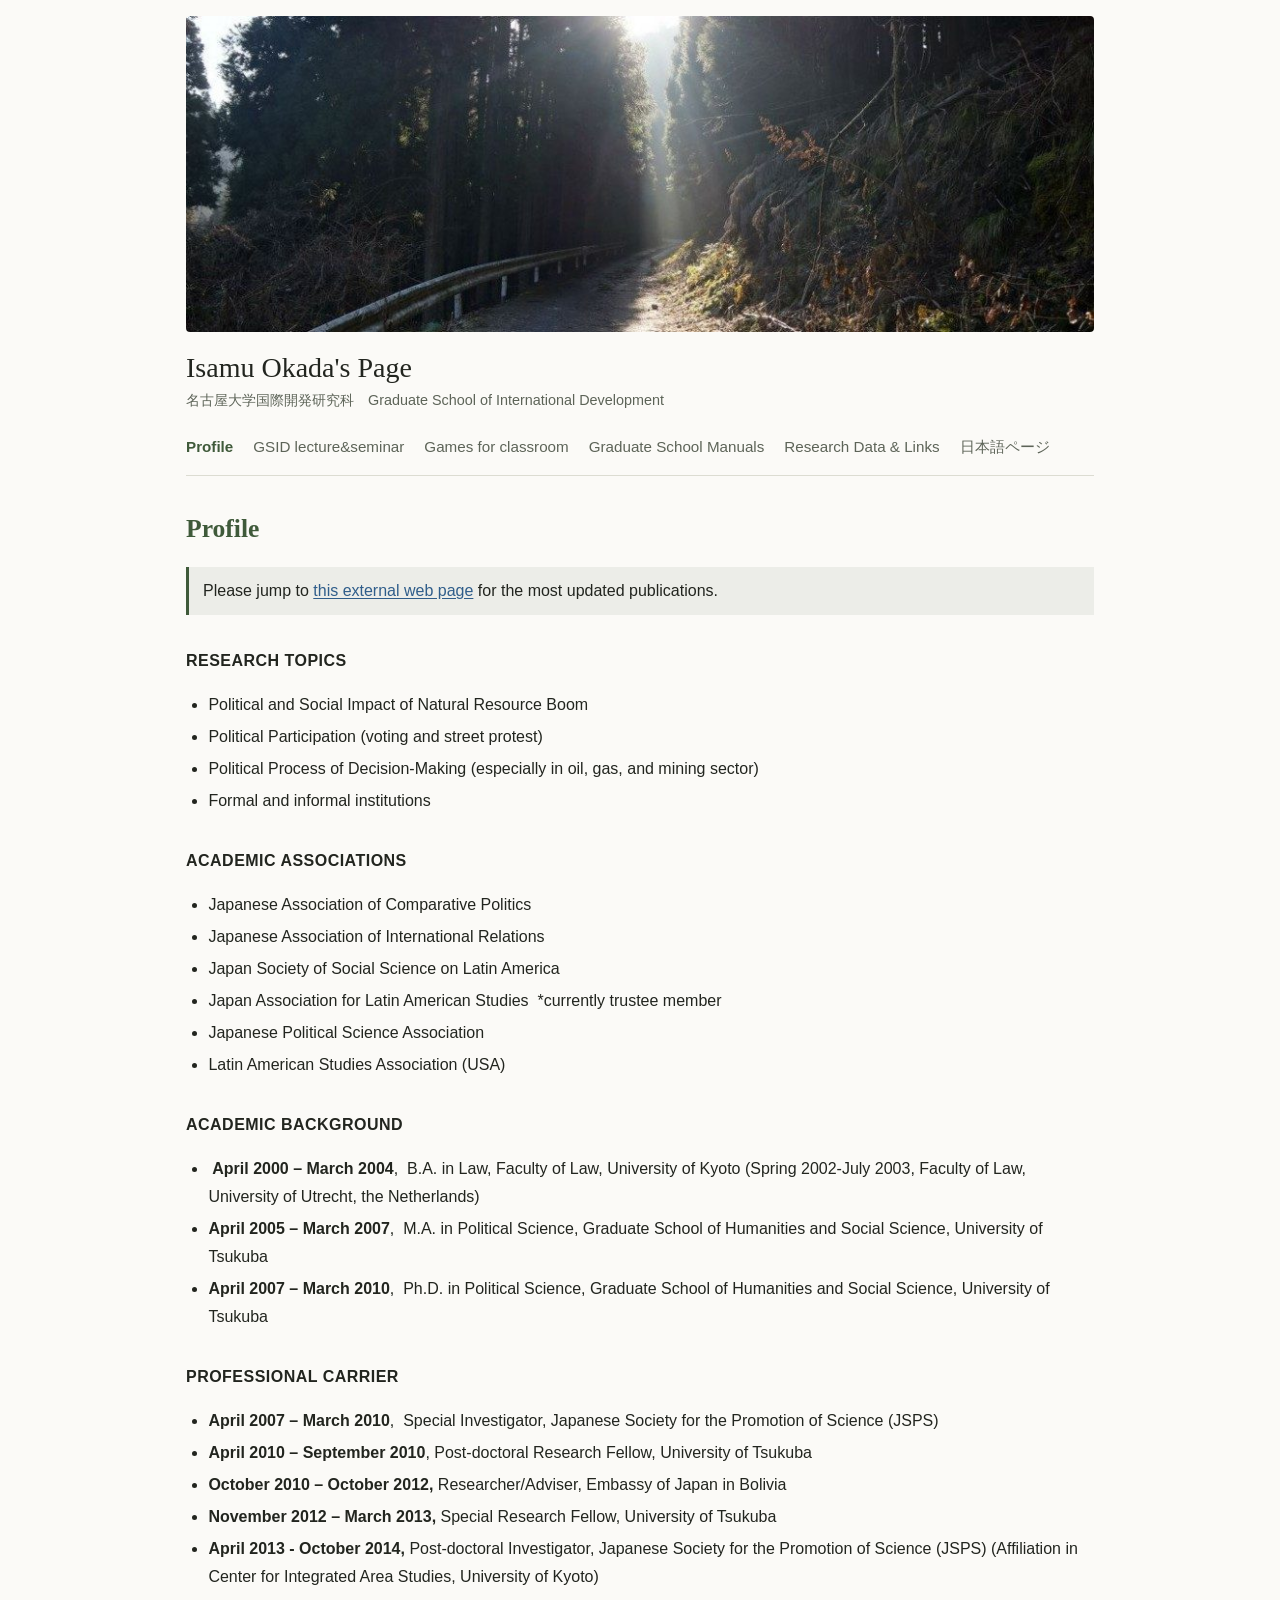
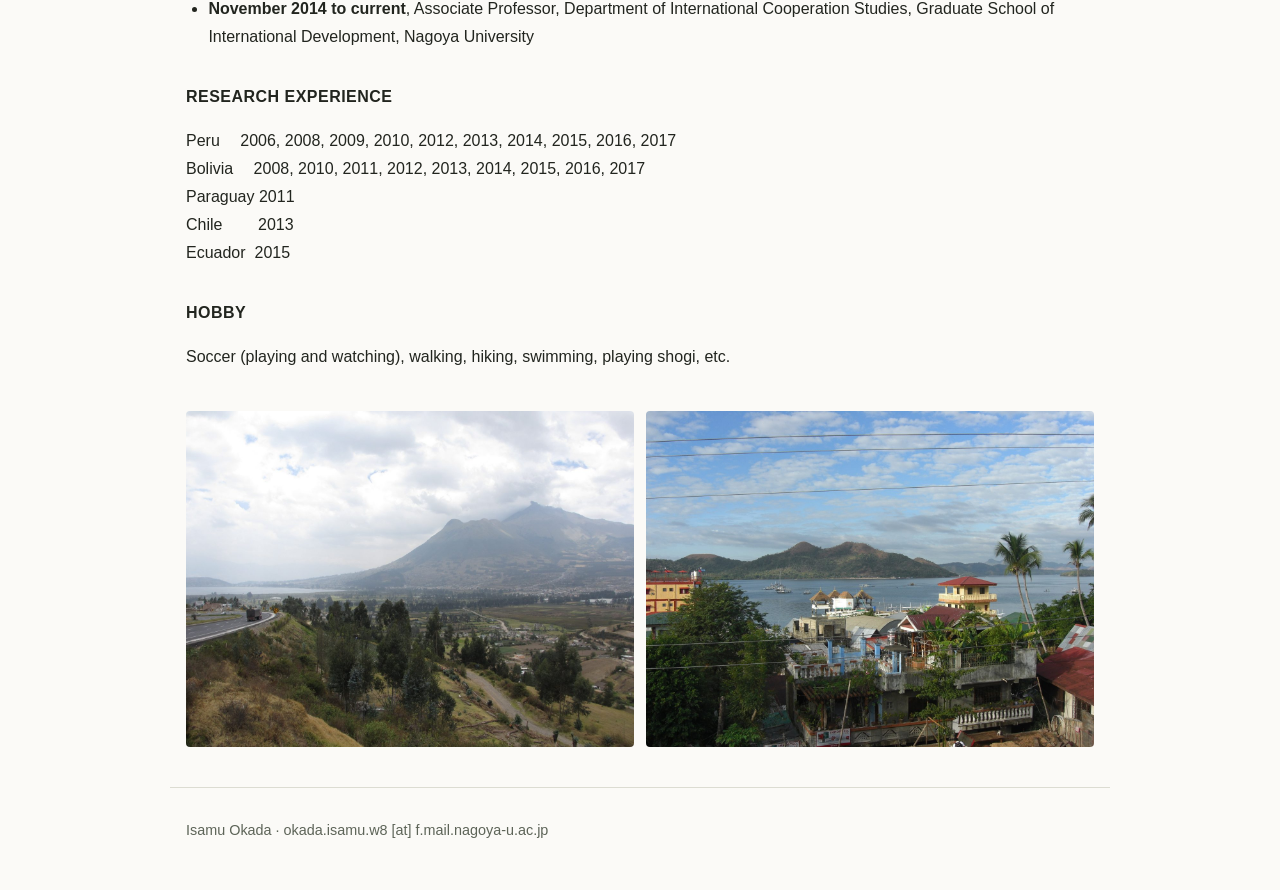
<file: index.html>
<!doctype html>
<html lang="en">
<head>
<meta charset="utf-8">
<meta name="viewport" content="width=device-width, initial-scale=1">
<meta http-equiv="Content-Security-Policy" content="default-src 'none'; img-src 'self'; style-src 'self'; base-uri 'none'; form-action 'none'">
<meta name="referrer" content="strict-origin-when-cross-origin">
<title>Profile | Isamu Okada's Page</title>
<link rel="stylesheet" href="style.css">
</head>
<body>
<header class="site-header">
  <a class="banner" href="index.html"><img src="images/header.jpg" alt="" width="940" height="327"></a>
  <div class="brand">
    <p class="site-title"><a href="index.html">Isamu Okada's Page</a></p>
    <p class="site-desc">名古屋大学国際開発研究科　Graduate School of International Development</p>
  </div>
  <nav aria-label="Main"><ul class="nav"><li><a href="index.html" aria-current="page">Profile</a></li><li><a href="teaching.html">GSID lecture&amp;seminar</a></li><li><a href="games.html">Games for classroom</a></li><li><a href="manuals.html">Graduate School Manuals</a></li><li><a href="data-links.html">Research Data &amp; Links</a></li><li><a href="ja/index.html">日本語ページ</a></li></ul></nav>
  
</header>
<main>
<h1>Profile</h1>
<p class="note">Please jump to <a href="https://profs.provost.nagoya-u.ac.jp/html/100008110_ja.html" target="_blank" rel="noopener noreferrer">this external web page</a> for the most updated publications.</p>
<p><strong>RESEARCH TOPICS</strong></p>
<ul>
<li>Political and Social Impact of Natural Resource Boom</li>
<li>Political Participation (voting and street protest)</li>
<li>Political Process of Decision-Making (especially in oil, gas, and mining sector)</li>
<li>Formal and informal institutions</li>
</ul>
<p><strong>ACADEMIC ASSOCIATIONS</strong></p>
<ul>
<li>Japanese Association of Comparative Politics</li>
<li>Japanese Association of International Relations</li>
<li>Japan Society of Social Science on Latin America</li>
<li>Japan Association for Latin American Studies  *currently trustee member</li>
<li>Japanese Political Science Association</li>
<li>Latin American Studies Association (USA)</li>
</ul>
<p><strong>ACADEMIC BACKGROUND </strong></p>
<ul>
<li><strong> April 2000 – March 2004</strong>,  B.A. in Law, Faculty of Law, University of Kyoto (Spring 2002-July 2003, Faculty of Law, University of Utrecht, the Netherlands)</li>
<li><strong>April 2005 – March 2007</strong>,  M.A. in Political Science, Graduate School of Humanities and Social Science, University of Tsukuba</li>
<li><strong>April 2007 – March 2010</strong>,  Ph.D. in Political Science, Graduate School of Humanities and Social Science, University of Tsukuba</li>
</ul>
<p><strong>PROFESSIONAL CARRIER</strong></p>
<ul>
<li><strong>April 2007 – March 2010</strong>,  Special Investigator, Japanese Society for the Promotion of Science (JSPS)</li>
<li><strong>April 2010 – September 2010</strong>, Post-doctoral Research Fellow, University of Tsukuba</li>
<li><strong>October 2010 – October 2012, </strong>Researcher/Adviser, Embassy of Japan in Bolivia</li>
<li><strong>November 2012 – March 2013, </strong>Special Research Fellow, University of Tsukuba</li>
<li><strong>April 2013 - October 2014, </strong>Post-doctoral Investigator, Japanese Society for the Promotion of Science (JSPS) (Affiliation in Center for Integrated Area Studies, University of Kyoto)</li>
<li><strong>November 2014 to current</strong>, Associate Professor, Department of International Cooperation Studies, Graduate School of International Development, Nagoya University</li>
</ul>
<p><strong>RESEARCH EXPERIENCE</strong></p>
<p>Peru　 2006, 2008, 2009, 2010, 2012, 2013, 2014, 2015, 2016, 2017<br>
Bolivia 　2008, 2010, 2011, 2012, 2013, 2014, 2015, 2016, 2017<br>
Paraguay 2011<br>
Chile        2013<br>
Ecuador  2015</p>
<p><strong>HOBBY</strong></p>
<p>Soccer (playing and watching), walking, hiking, swimming, playing shogi, etc.</p>
<div class="photos">
<img src="images/ecuador.jpg" alt="Landscape in Ecuador" width="1400" height="1050" loading="lazy">
<img src="images/bay.jpg" alt="View over a bay with hills" width="1400" height="1050" loading="lazy">
</div>
</main>
<footer class="site-footer">
<p>Isamu Okada · okada.isamu.w8 [at] f.mail.nagoya-u.ac.jp</p>
</footer>
</body>
</html>
</file>
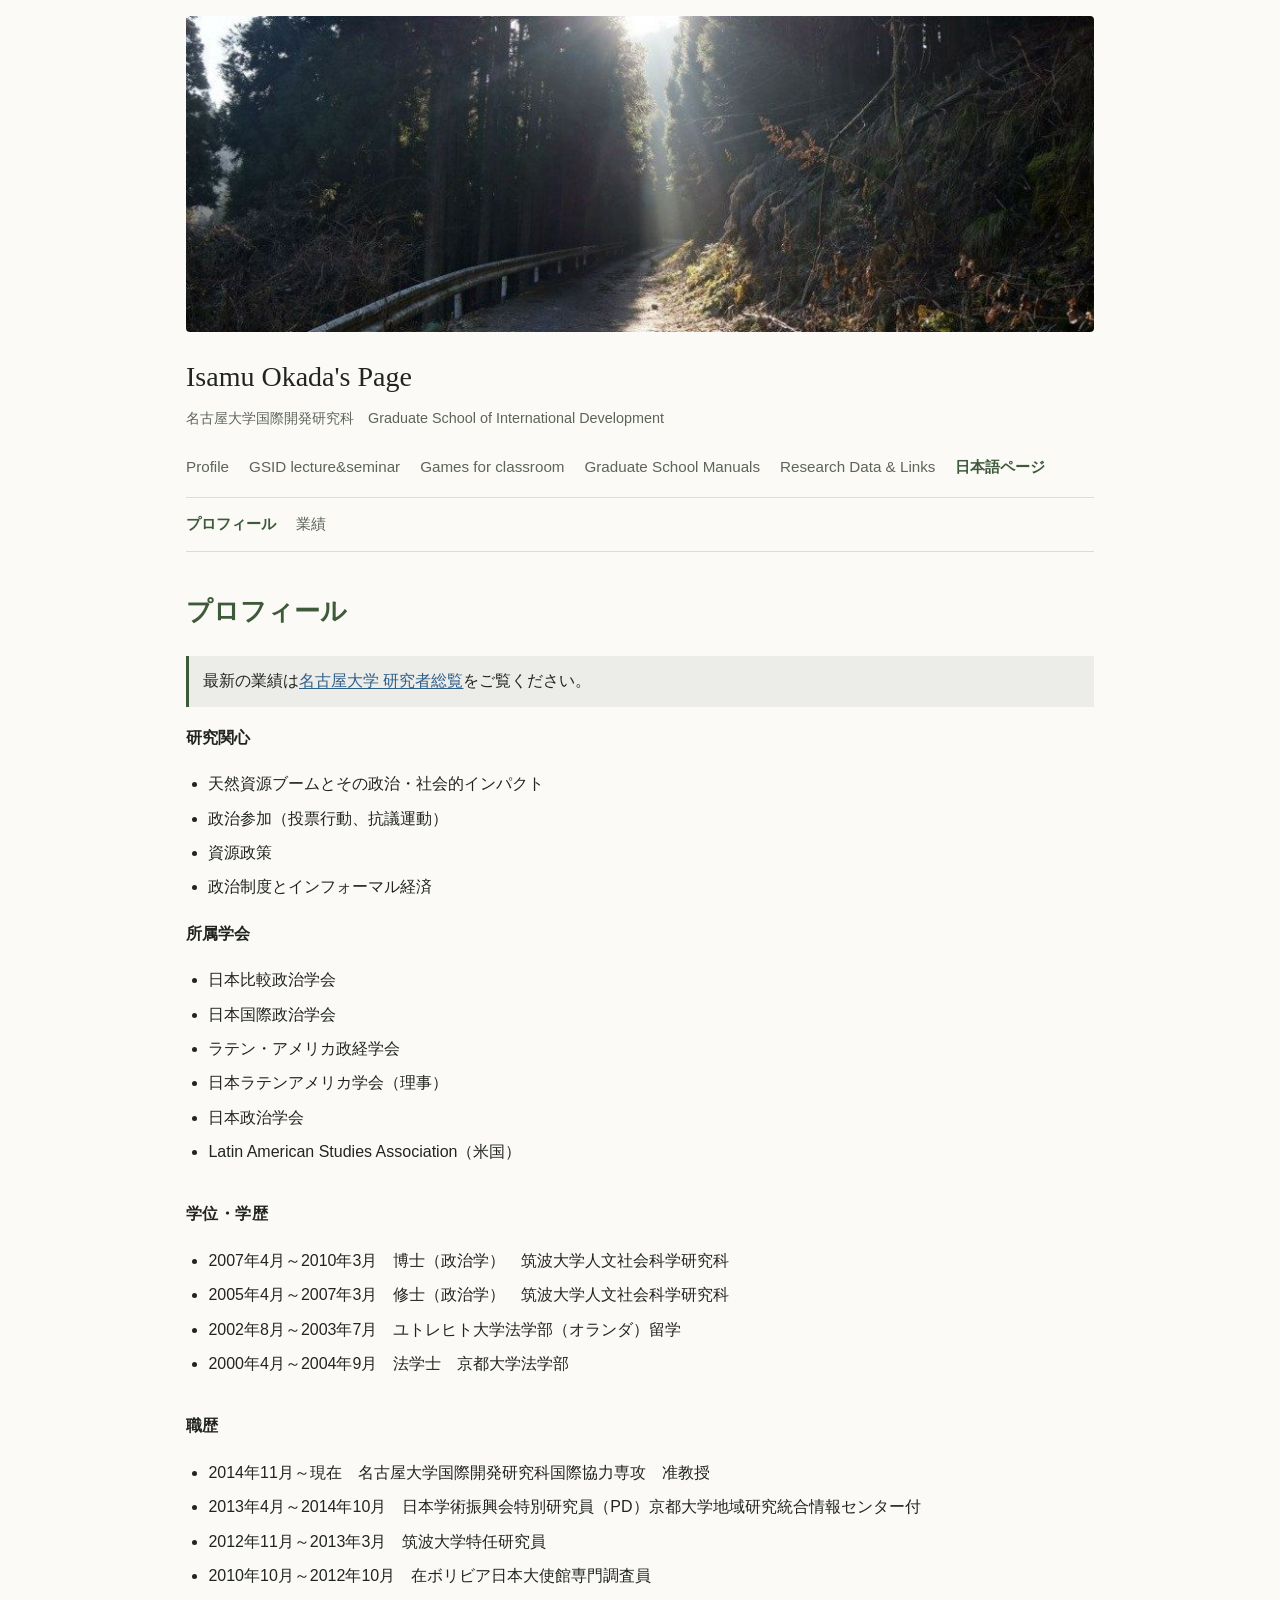
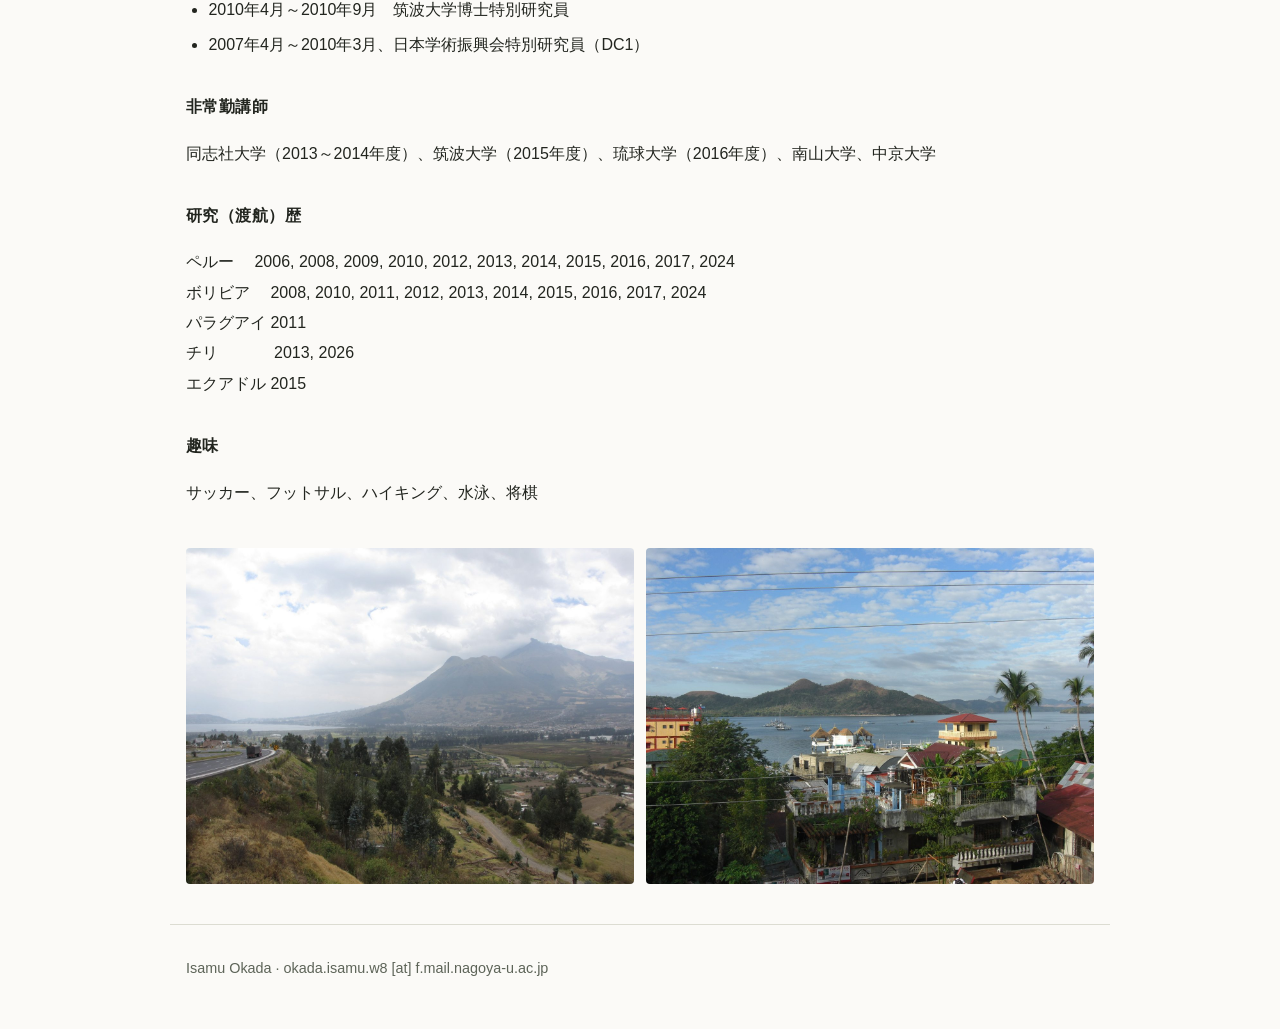
<file: ja/index.html>
<!doctype html>
<html lang="ja">
<head>
<meta charset="utf-8">
<meta name="viewport" content="width=device-width, initial-scale=1">
<meta http-equiv="Content-Security-Policy" content="default-src 'none'; img-src 'self'; style-src 'self'; base-uri 'none'; form-action 'none'">
<meta name="referrer" content="strict-origin-when-cross-origin">
<title>プロフィール | Isamu Okada's Page</title>
<link rel="stylesheet" href="../style.css">
</head>
<body>
<header class="site-header">
  <a class="banner" href="../index.html"><img src="../images/header.jpg" alt="" width="940" height="327"></a>
  <div class="brand">
    <p class="site-title"><a href="../index.html">Isamu Okada's Page</a></p>
    <p class="site-desc">名古屋大学国際開発研究科　Graduate School of International Development</p>
  </div>
  <nav aria-label="Main"><ul class="nav"><li><a href="../index.html">Profile</a></li><li><a href="../teaching.html">GSID lecture&amp;seminar</a></li><li><a href="../games.html">Games for classroom</a></li><li><a href="../manuals.html">Graduate School Manuals</a></li><li><a href="../data-links.html">Research Data &amp; Links</a></li><li><a href="../ja/index.html" aria-current="page">日本語ページ</a></li></ul></nav>
  <nav aria-label="日本語ページ"><ul class="subnav"><li><a href="../ja/index.html" aria-current="page">プロフィール</a></li><li><a href="../ja/works.html">業績</a></li></ul></nav>
</header>
<main>
<h1>プロフィール</h1>
<p class="note">最新の業績は<a href="https://profs.provost.nagoya-u.ac.jp/html/100008110_ja.html" target="_blank" rel="noopener noreferrer">名古屋大学 研究者総覧</a>をご覧ください。</p>
<p><b>研究関心</b></p>
<ul>
<li>天然資源ブームとその政治・社会的インパクト</li>
<li>政治参加（投票行動、抗議運動）</li>
<li>資源政策</li>
<li>政治制度とインフォーマル経済</li>
</ul>
<p><b>所属学会</b></p>
<ul>
<li>日本比較政治学会</li>
<li>日本国際政治学会</li>
<li>ラテン・アメリカ政経学会</li>
<li>日本ラテンアメリカ学会（理事）</li>
<li>日本政治学会</li>
<li>Latin American Studies Association（米国）</li>
</ul>
<p><strong>学位・学歴 </strong></p>
<ul>
<li>2007年4月～2010年3月　博士（政治学）　筑波大学人文社会科学研究科</li>
<li>2005年4月～2007年3月　修士（政治学）　筑波大学人文社会科学研究科</li>
<li>2002年8月～2003年7月　ユトレヒト大学法学部（オランダ）留学</li>
<li>2000年4月～2004年9月　法学士　京都大学法学部</li>
</ul>
<p><strong>職歴</strong></p>
<ul>
<li>2014年11月～現在　名古屋大学国際開発研究科国際協力専攻　准教授</li>
<li>2013年4月～2014年10月　日本学術振興会特別研究員（PD）京都大学地域研究統合情報センター付</li>
<li>2012年11月～2013年3月　筑波大学特任研究員</li>
<li>2010年10月～2012年10月　在ボリビア日本大使館専門調査員</li>
<li>2010年4月～2010年9月　筑波大学博士特別研究員</li>
<li>2007年4月～2010年3月、日本学術振興会特別研究員（DC1）</li>
</ul>
<p><strong>非常勤講師</strong></p>
<p>同志社大学（2013～2014年度）、筑波大学（2015年度）、琉球大学（2016年度）、南山大学、中京大学</p>
<p><strong>研究（渡航）歴</strong></p>
<p>ペルー　 2006, 2008, 2009, 2010, 2012, 2013, 2014, 2015, 2016, 2017, 2024<br>
ボリビア 　2008, 2010, 2011, 2012, 2013, 2014, 2015, 2016, 2017, 2024<br>
パラグアイ 2011<br>
チリ　         2013, 2026<br>
エクアドル 2015</p>
<p><strong>趣味</strong></p>
<p>サッカー、フットサル、ハイキング、水泳、将棋</p>
<div class="photos">
<img src="../images/ecuador.jpg" alt="Landscape in Ecuador" width="1400" height="1050" loading="lazy">
<img src="../images/bay.jpg" alt="View over a bay with hills" width="1400" height="1050" loading="lazy">
</div>
</main>
<footer class="site-footer">
<p>Isamu Okada · okada.isamu.w8 [at] f.mail.nagoya-u.ac.jp</p>
</footer>
</body>
</html>
</file>
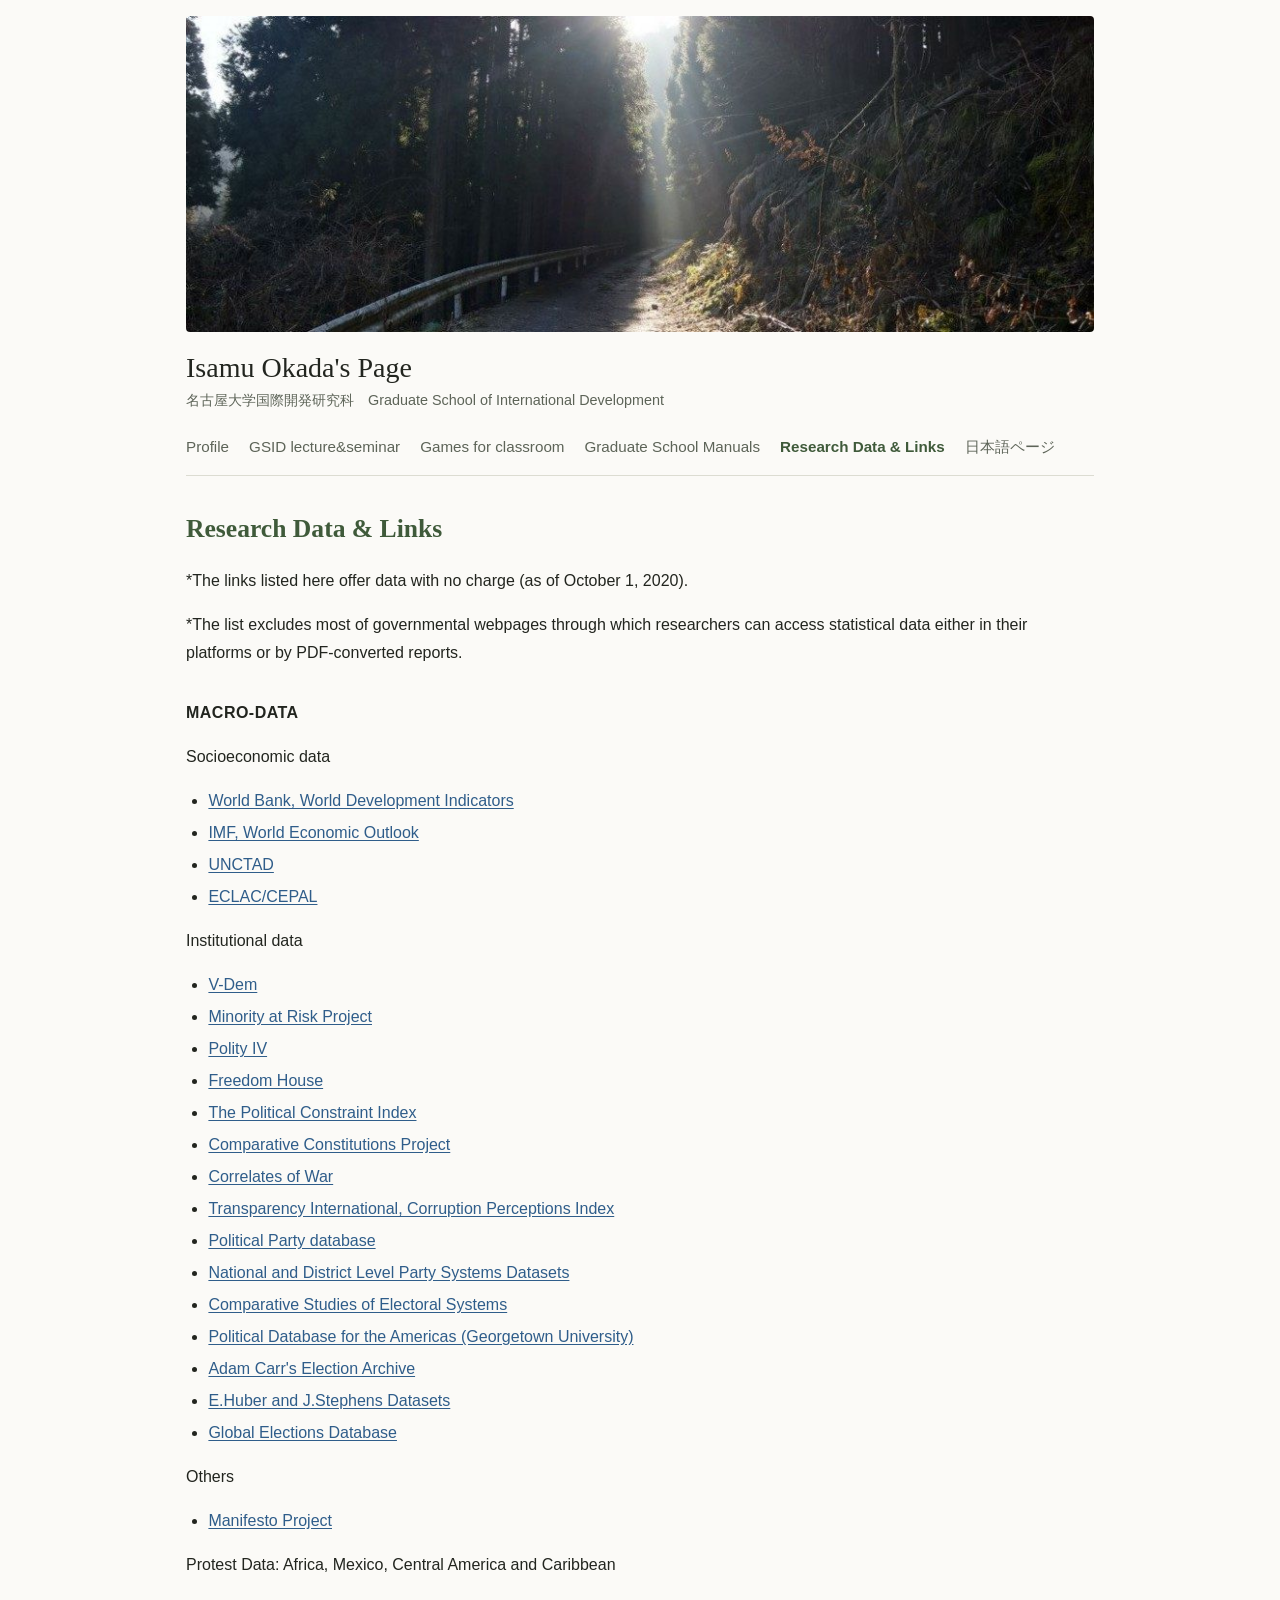
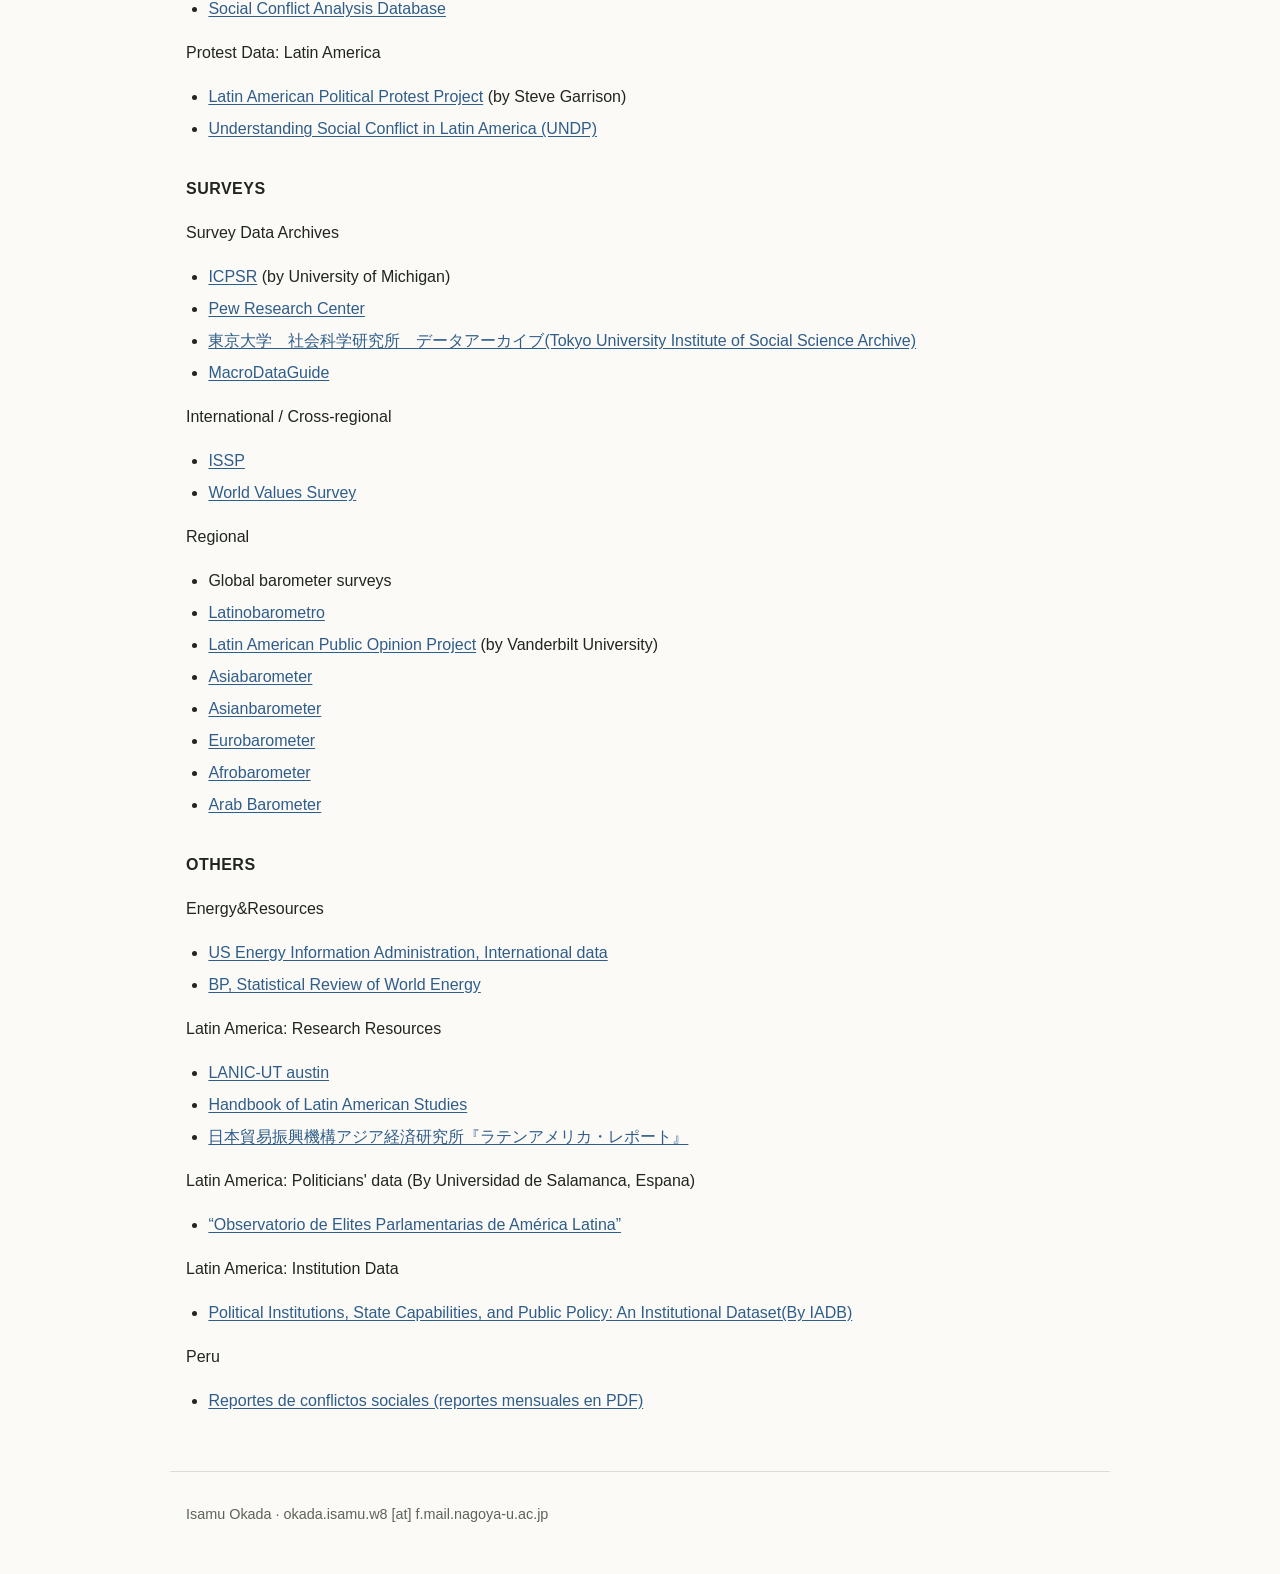
<file: data-links.html>
<!doctype html>
<html lang="en">
<head>
<meta charset="utf-8">
<meta name="viewport" content="width=device-width, initial-scale=1">
<meta http-equiv="Content-Security-Policy" content="default-src 'none'; img-src 'self'; style-src 'self'; base-uri 'none'; form-action 'none'">
<meta name="referrer" content="strict-origin-when-cross-origin">
<title>Research Data &amp; Links | Isamu Okada's Page</title>
<link rel="stylesheet" href="style.css">
</head>
<body>
<header class="site-header">
  <a class="banner" href="index.html"><img src="images/header.jpg" alt="" width="940" height="327"></a>
  <div class="brand">
    <p class="site-title"><a href="index.html">Isamu Okada's Page</a></p>
    <p class="site-desc">名古屋大学国際開発研究科　Graduate School of International Development</p>
  </div>
  <nav aria-label="Main"><ul class="nav"><li><a href="index.html">Profile</a></li><li><a href="teaching.html">GSID lecture&amp;seminar</a></li><li><a href="games.html">Games for classroom</a></li><li><a href="manuals.html">Graduate School Manuals</a></li><li><a href="data-links.html" aria-current="page">Research Data &amp; Links</a></li><li><a href="ja/index.html">日本語ページ</a></li></ul></nav>
  
</header>
<main>
<h1>Research Data &amp; Links</h1>
<p>*The links listed here offer data with no charge (as of October 1, 2020).</p>
<p>*The list excludes most of governmental webpages through which researchers can access statistical data either in their platforms or by PDF-converted reports.</p>
<p><strong>MACRO-DATA</strong></p>
<p>Socioeconomic data</p>
<ul>
<li><a href="http://databank.worldbank.org/data/views/variableSelection/selectvariables.aspx?source=world-development-indicators" target="_blank" rel="noopener noreferrer">World Bank, World Development Indicators</a></li>
<li><a href="https://www.imf.org/en/Publications/WEO" target="_blank" rel="noopener noreferrer">IMF, World Economic Outlook</a></li>
<li><a href="https://unctadstat.unctad.org/wds/ReportFolders/reportFolders.aspx?sCS_ChosenLang=en" target="_blank" rel="noopener noreferrer">UNCTAD</a></li>
<li><a href="https://www.cepal.org/es/datos-y-estadisticas" target="_blank" rel="noopener noreferrer">ECLAC/CEPAL</a></li>

</ul>
<p>Institutional data</p>
<ul>
<li><a href="https://www.v-dem.net/en/" target="_blank" rel="noopener noreferrer">V-Dem</a></li>
<li><a href="http://www.cidcm.umd.edu/mar/" target="_blank" rel="noopener noreferrer">Minority at Risk Project</a></li>
<li><a href="http://www.systemicpeace.org/polity/polity4.htm" target="_blank" rel="noopener noreferrer">Polity IV</a></li>
<li><a href="https://freedomhouse.org/" target="_blank" rel="noopener noreferrer">Freedom House</a></li>
<li><a href="https://mgmt.wharton.upenn.edu/faculty/heniszpolcon/polcondataset/" target="_blank" rel="noopener noreferrer">The Political Constraint Index</a></li>
<li><a href="http://comparativeconstitutionsproject.org" target="_blank" rel="noopener noreferrer">Comparative Constitutions Project</a></li>
<li><a href="https://correlatesofwar.org" target="_blank" rel="noopener noreferrer">Correlates of War</a></li>
<li><a href="https://www.transparency.org/en/cpi" target="_blank" rel="noopener noreferrer">Transparency International, Corruption Perceptions Index</a></li>
<li><a href="https://www.politicalpartydb.org/" target="_blank" rel="noopener noreferrer">Political Party database</a></li>
<li><a href="https://dataverse.harvard.edu/dataset.xhtml?persistentId=doi:10.7910/DVN/ME2W6U" target="_blank" rel="noopener noreferrer">National and District Level Party Systems Datasets</a></li>
<li><a href="https://cses.org/" target="_blank" rel="noopener noreferrer">Comparative Studies of Electoral Systems</a></li>
<li><a href="https://pdba.georgetown.edu/" target="_blank" rel="noopener noreferrer">Political Database for the Americas (Georgetown University)</a></li>
<li><a href="http://psephos.adam-carr.net/index.shtml" target="_blank" rel="noopener noreferrer">Adam Carr's Election Archive</a></li>
<li><a href="http://huberandstephens.web.unc.edu/common-works/data/" target="_blank" rel="noopener noreferrer">E.Huber and J.Stephens Datasets</a></li>
<li><a href="http://www.globalelectionsdatabase.com/" target="_blank" rel="noopener noreferrer">Global Elections Database</a></li>
</ul>
<p>Others</p>
<ul>
<li><a href="https://manifestoproject.wzb.eu/" target="_blank" rel="noopener noreferrer">Manifesto Project</a></li>
</ul>
<p>Protest Data: Africa, Mexico, Central America and Caribbean</p>
<ul>
<li><a href="https://www.strausscenter.org/ccaps-research-areas/social-conflict/database/" target="_blank" rel="noopener noreferrer">Social Conflict Analysis Database</a></li>
</ul>
<p>Protest Data: Latin America</p>
<ul>
<li><a href="http://faculty.mwsu.edu/politicalscience/steve.garrison/LAPP.asp" target="_blank" rel="noopener noreferrer">Latin American Political Protest Project</a> (by Steve Garrison)</li>
<li><a href="https://www.undp.org/content/undp/en/home/librarypage/crisis-prevention-and-recovery/Understanding-Social-Conflict-in-Latin-America.html" target="_blank" rel="noopener noreferrer">Understanding Social Conflict in Latin America (UNDP)</a></li>
</ul>
<p><strong>SURVEYS</strong></p>
<p>Survey Data Archives</p>
<ul>
<li><a href="https://www.icpsr.umich.edu/icpsrweb/landing.jsp" target="_blank" rel="noopener noreferrer">ICPSR</a> (by University of Michigan)</li>
<li><a href="https://www.pewresearch.org/global/datasets/" target="_blank" rel="noopener noreferrer">Pew Research Center</a></li>
<li><a href="http://csrda.iss.u-tokyo.ac.jp/ssjda/link/national/" target="_blank" rel="noopener noreferrer">東京大学　社会科学研究所　データアーカイブ(Tokyo University Institute of Social Science Archive)</a></li>
<li><a href="http://www.nsd.uib.no/macrodataguide/index.html" target="_blank" rel="noopener noreferrer">MacroDataGuide</a></li>
</ul>
<p>International / Cross-regional</p>
<ul>
<li><a href="http://www.issp.org/" target="_blank" rel="noopener noreferrer">ISSP</a></li>
<li><a href="http://www.worldvaluessurvey.org/wvs.jsp" target="_blank" rel="noopener noreferrer">World Values Survey</a></li>
</ul>
<p>Regional</p>
<ul>
<li>Global barometer surveys</li>
<li><a href="http://www.latinobarometro.org/lat.jsp" target="_blank" rel="noopener noreferrer">Latinobarometro</a></li>
<li><a href="http://www.vanderbilt.edu/lapop/" target="_blank" rel="noopener noreferrer">Latin American Public Opinion Project</a> (by Vanderbilt University)</li>
<li><a href="https://www.asiabarometer.org/" target="_blank" rel="noopener noreferrer">Asiabarometer</a></li>
<li><a href="http://asianbarometer.org/survey" target="_blank" rel="noopener noreferrer">Asianbarometer</a></li>
<li><a href="https://www.gesis.org/en/eurobarometer-data-service/search-data-access/data-access" target="_blank" rel="noopener noreferrer">Eurobarometer</a></li>
<li><a href="https://www.afrobarometer.org/" target="_blank" rel="noopener noreferrer">Afrobarometer</a></li>
<li><a href="https://www.arabbarometer.org/" target="_blank" rel="noopener noreferrer">Arab Barometer</a></li>
</ul>
<p><strong>OTHERS</strong></p>
<p>Energy&amp;Resources</p>
<ul>
<li><a href="https://www.eia.gov/international/data/world" target="_blank" rel="noopener noreferrer">US Energy Information Administration, International data</a></li>
<li><a href="https://www.bp.com/en/global/corporate/energy-economics/statistical-review-of-world-energy.html" target="_blank" rel="noopener noreferrer">BP, Statistical Review of World Energy</a></li>
</ul>
<p>Latin America: Research Resources</p>
<ul>
<li><a href="http://lanic.utexas.edu/" target="_blank" rel="noopener noreferrer">LANIC-UT austin</a></li>
<li><a href="http://lcweb2.loc.gov/hlas/" target="_blank" rel="noopener noreferrer">Handbook of Latin American Studies</a></li>
<li><a href="http://www.ide.go.jp/Japanese/Publish/Periodicals/Latin/pol_list.html" target="_blank" rel="noopener noreferrer">日本貿易振興機構アジア経済研究所『ラテンアメリカ・レポート』</a></li>
</ul>
<p>Latin America: Politicians' data (By Universidad de Salamanca, Espana)</p>
<ul>
<li><a href="http://americo.usal.es/oir/elites/bases_de_datos.htm" target="_blank" rel="noopener noreferrer">“Observatorio de Elites Parlamentarias de América Latina”</a></li>
</ul>
<p>Latin America: Institution Data</p>
<ul>
<li><a href="http://www.iadb.org/en/research-and-data/publication-details,3169.html?pub_id=DBA-012" target="_blank" rel="noopener noreferrer">Political Institutions, State Capabilities, and Public Policy: An Institutional Dataset(By IADB)</a></li>
</ul>
<p>Peru</p>
<ul>
<li><a href="https://www.defensoria.gob.pe/categorias_de_documentos/reportes/" target="_blank" rel="noopener noreferrer">Reportes de conflictos sociales (reportes mensuales en PDF)</a></li>
</ul>

</main>
<footer class="site-footer">
<p>Isamu Okada · okada.isamu.w8 [at] f.mail.nagoya-u.ac.jp</p>
</footer>
</body>
</html>
</file>
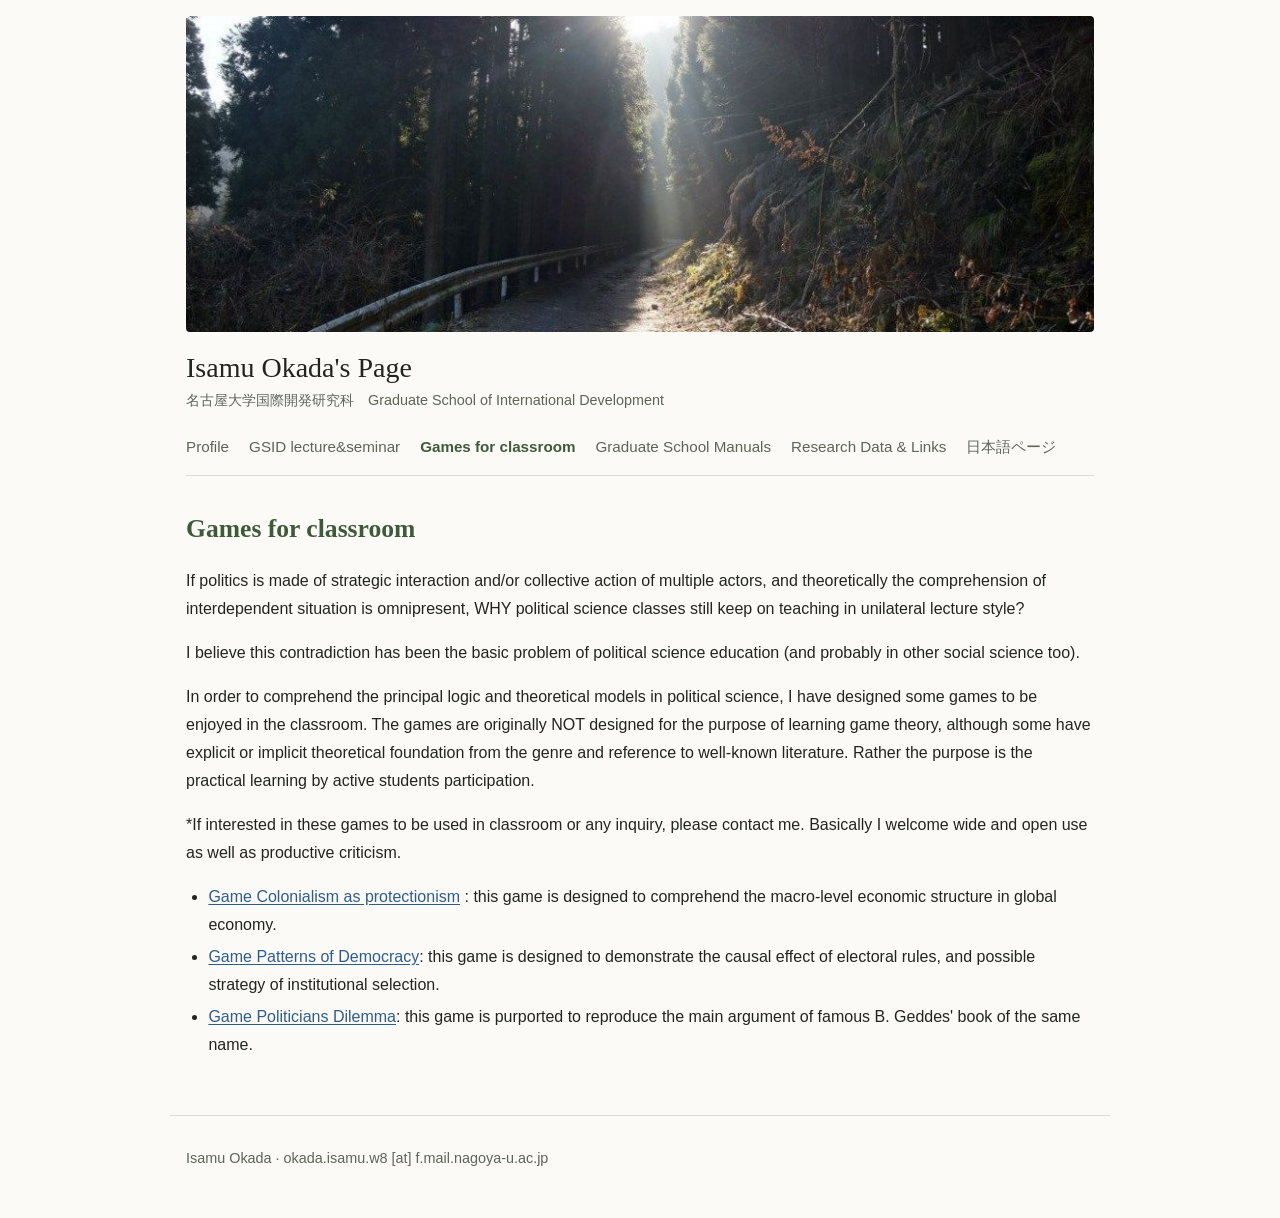
<file: games.html>
<!doctype html>
<html lang="en">
<head>
<meta charset="utf-8">
<meta name="viewport" content="width=device-width, initial-scale=1">
<meta http-equiv="Content-Security-Policy" content="default-src 'none'; img-src 'self'; style-src 'self'; base-uri 'none'; form-action 'none'">
<meta name="referrer" content="strict-origin-when-cross-origin">
<title>Games for classroom | Isamu Okada's Page</title>
<link rel="stylesheet" href="style.css">
</head>
<body>
<header class="site-header">
  <a class="banner" href="index.html"><img src="images/header.jpg" alt="" width="940" height="327"></a>
  <div class="brand">
    <p class="site-title"><a href="index.html">Isamu Okada's Page</a></p>
    <p class="site-desc">名古屋大学国際開発研究科　Graduate School of International Development</p>
  </div>
  <nav aria-label="Main"><ul class="nav"><li><a href="index.html">Profile</a></li><li><a href="teaching.html">GSID lecture&amp;seminar</a></li><li><a href="games.html" aria-current="page">Games for classroom</a></li><li><a href="manuals.html">Graduate School Manuals</a></li><li><a href="data-links.html">Research Data &amp; Links</a></li><li><a href="ja/index.html">日本語ページ</a></li></ul></nav>
  
</header>
<main>
<h1>Games for classroom</h1>
<p>If politics is made of strategic interaction and/or collective action of multiple actors, and theoretically the comprehension of interdependent situation is omnipresent, WHY political science classes still keep on teaching in unilateral lecture style?</p>
<p>I believe this contradiction has been the basic problem of political science education (and probably in other social science too).</p>
<p>In order to comprehend the principal logic and theoretical models in political science, I have designed some games to be enjoyed in the classroom. The games are originally NOT designed for the purpose of learning game theory, although some have explicit or implicit theoretical foundation from the genre and reference to well-known literature. Rather the purpose is the practical learning by active students participation.</p>
<p>*If interested in these games to be used in classroom or any inquiry, please contact me. Basically I welcome wide and open use as well as productive criticism.</p>
<ul>
<li><a href="files/Game-Colonialism-as-protectionism.docx">Game Colonialism as protectionism</a> : this game is designed to comprehend the macro-level economic structure in global economy.</li>
<li><a href="files/Game-Patterns-of-Democracy.docx">Game Patterns of Democracy</a>: this game is designed to demonstrate the causal effect of electoral rules, and possible strategy of institutional selection.</li>
<li><a href="files/Game-Politicians-Dilemma.docx">Game Politicians Dilemma</a>: this game is purported to reproduce the main argument of famous B. Geddes' book of the same name.</li>
</ul>

</main>
<footer class="site-footer">
<p>Isamu Okada · okada.isamu.w8 [at] f.mail.nagoya-u.ac.jp</p>
</footer>
</body>
</html>
</file>
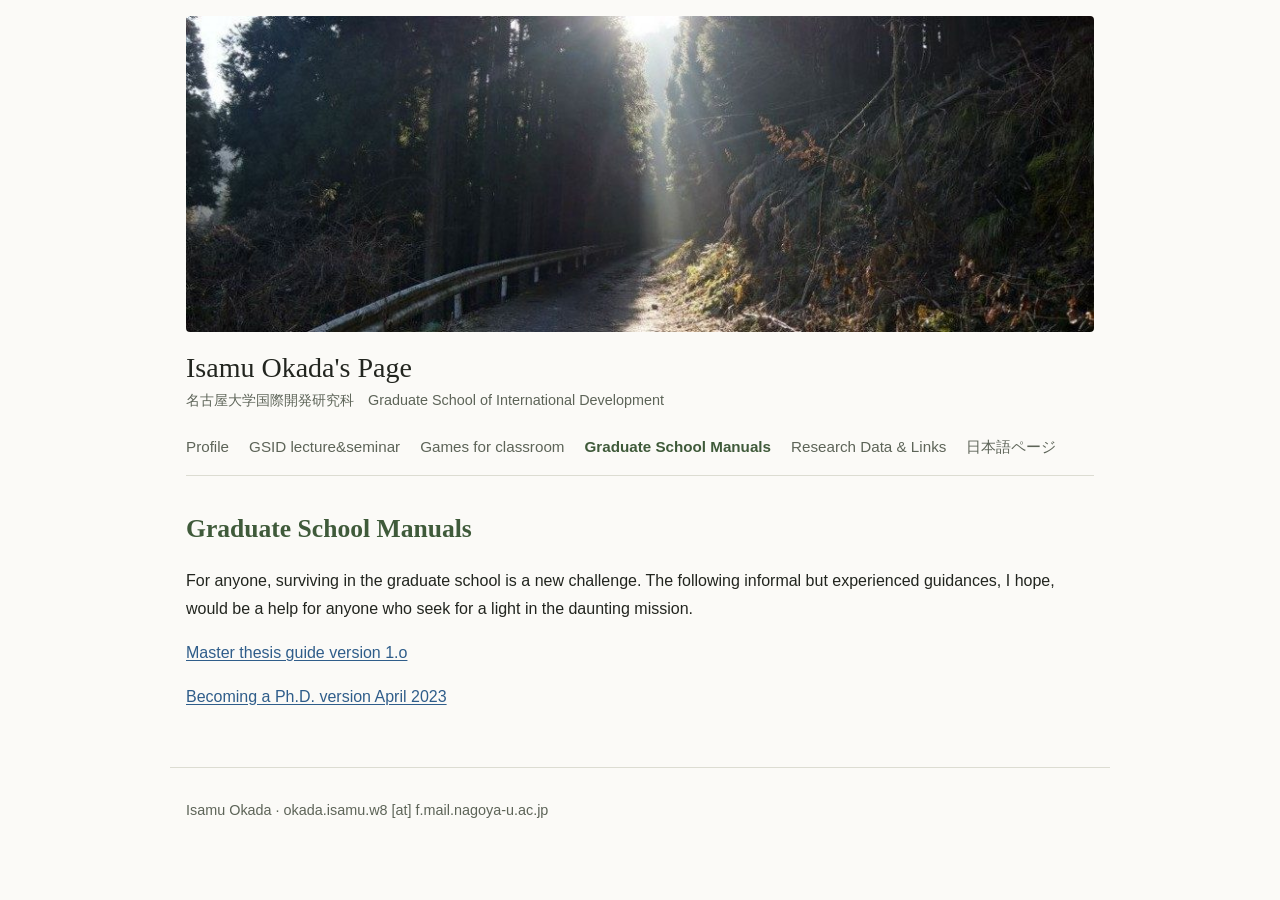
<file: manuals.html>
<!doctype html>
<html lang="en">
<head>
<meta charset="utf-8">
<meta name="viewport" content="width=device-width, initial-scale=1">
<meta http-equiv="Content-Security-Policy" content="default-src 'none'; img-src 'self'; style-src 'self'; base-uri 'none'; form-action 'none'">
<meta name="referrer" content="strict-origin-when-cross-origin">
<title>Graduate School Manuals | Isamu Okada's Page</title>
<link rel="stylesheet" href="style.css">
</head>
<body>
<header class="site-header">
  <a class="banner" href="index.html"><img src="images/header.jpg" alt="" width="940" height="327"></a>
  <div class="brand">
    <p class="site-title"><a href="index.html">Isamu Okada's Page</a></p>
    <p class="site-desc">名古屋大学国際開発研究科　Graduate School of International Development</p>
  </div>
  <nav aria-label="Main"><ul class="nav"><li><a href="index.html">Profile</a></li><li><a href="teaching.html">GSID lecture&amp;seminar</a></li><li><a href="games.html">Games for classroom</a></li><li><a href="manuals.html" aria-current="page">Graduate School Manuals</a></li><li><a href="data-links.html">Research Data &amp; Links</a></li><li><a href="ja/index.html">日本語ページ</a></li></ul></nav>
  
</header>
<main>
<h1>Graduate School Manuals</h1>
<p>For anyone, surviving in the graduate school is a new challenge. The following informal but experienced guidances, I hope, would be a help for anyone who seek for a light in the daunting mission.</p>
<p><a href="files/MA-thesis-Manual-v.1.0.pdf">Master thesis guide version 1.o</a></p>
<p><a href="files/PhD-Manual-April-2023.pdf">Becoming a Ph.D. version April 2023</a></p>



</main>
<footer class="site-footer">
<p>Isamu Okada · okada.isamu.w8 [at] f.mail.nagoya-u.ac.jp</p>
</footer>
</body>
</html>
</file>
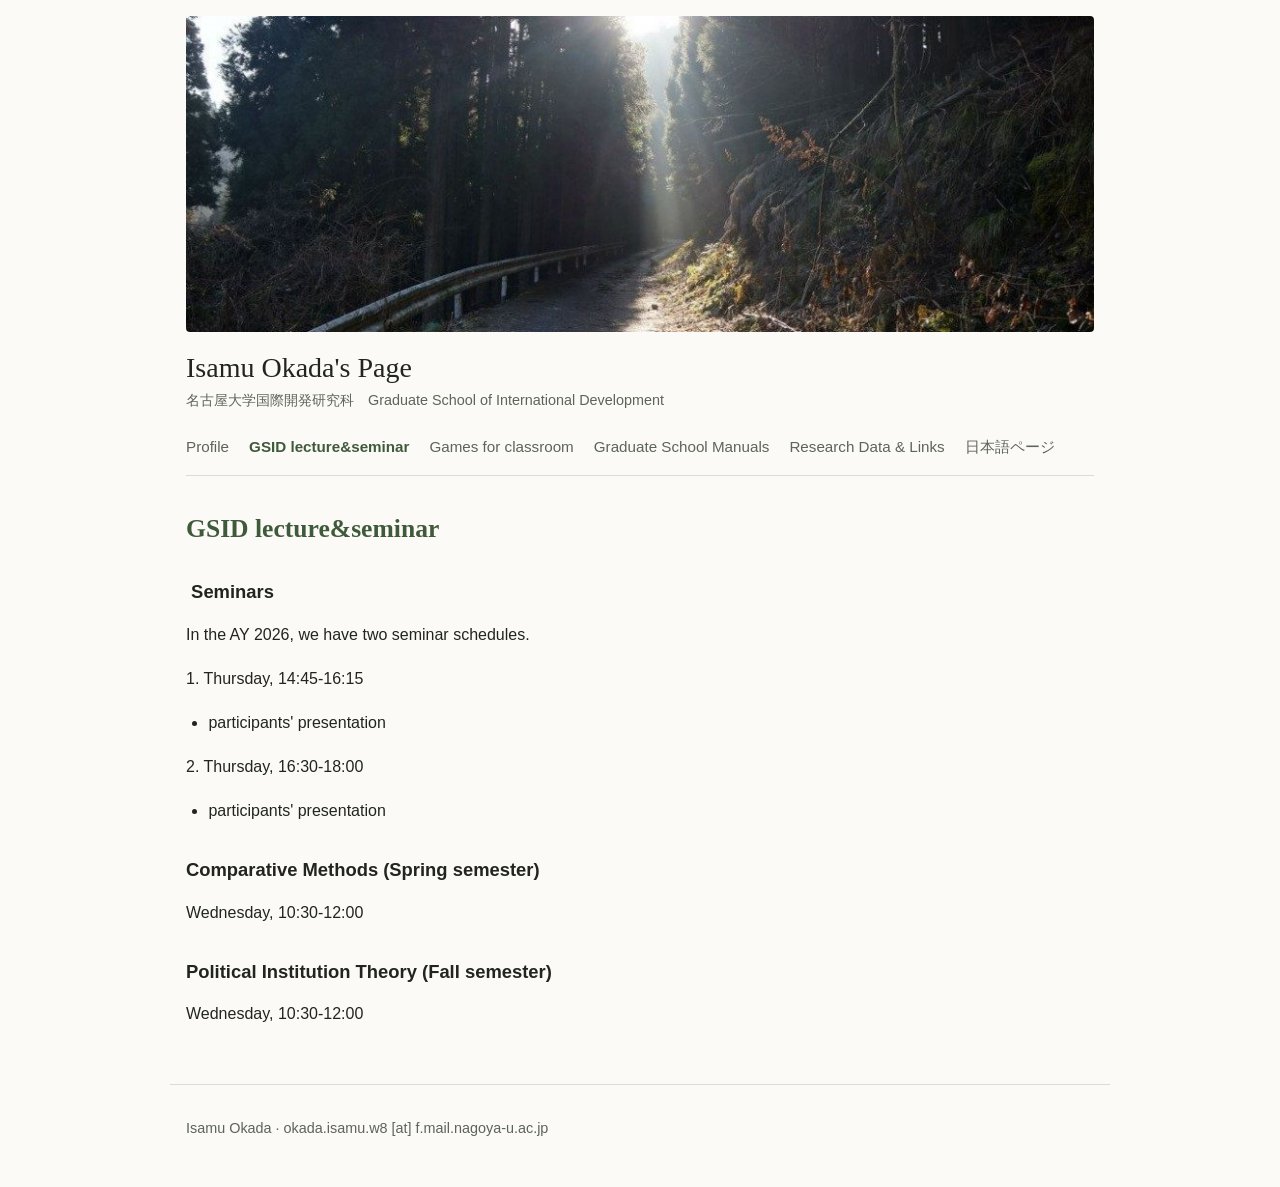
<file: teaching.html>
<!doctype html>
<html lang="en">
<head>
<meta charset="utf-8">
<meta name="viewport" content="width=device-width, initial-scale=1">
<meta http-equiv="Content-Security-Policy" content="default-src 'none'; img-src 'self'; style-src 'self'; base-uri 'none'; form-action 'none'">
<meta name="referrer" content="strict-origin-when-cross-origin">
<title>GSID lecture&amp;seminar | Isamu Okada's Page</title>
<link rel="stylesheet" href="style.css">
</head>
<body>
<header class="site-header">
  <a class="banner" href="index.html"><img src="images/header.jpg" alt="" width="940" height="327"></a>
  <div class="brand">
    <p class="site-title"><a href="index.html">Isamu Okada's Page</a></p>
    <p class="site-desc">名古屋大学国際開発研究科　Graduate School of International Development</p>
  </div>
  <nav aria-label="Main"><ul class="nav"><li><a href="index.html">Profile</a></li><li><a href="teaching.html" aria-current="page">GSID lecture&amp;seminar</a></li><li><a href="games.html">Games for classroom</a></li><li><a href="manuals.html">Graduate School Manuals</a></li><li><a href="data-links.html">Research Data &amp; Links</a></li><li><a href="ja/index.html">日本語ページ</a></li></ul></nav>
  
</header>
<main>
<h1>GSID lecture&amp;seminar</h1>
<h2> Seminars</h2>
<p>In the AY 2026, we have two seminar schedules.</p>
<p>1. Thursday, 14:45-16:15</p>
<ul>
<li>participants' presentation</li>
</ul>
<p>2. Thursday, 16:30-18:00</p>
<ul>
<li>participants' presentation</li>
</ul>

<h2>Comparative Methods (Spring semester)</h2>
<p>Wednesday, 10:30-12:00</p>

<h2>Political Institution Theory (Fall semester)</h2>
<p>Wednesday, 10:30-12:00</p>


</main>
<footer class="site-footer">
<p>Isamu Okada · okada.isamu.w8 [at] f.mail.nagoya-u.ac.jp</p>
</footer>
</body>
</html>
</file>
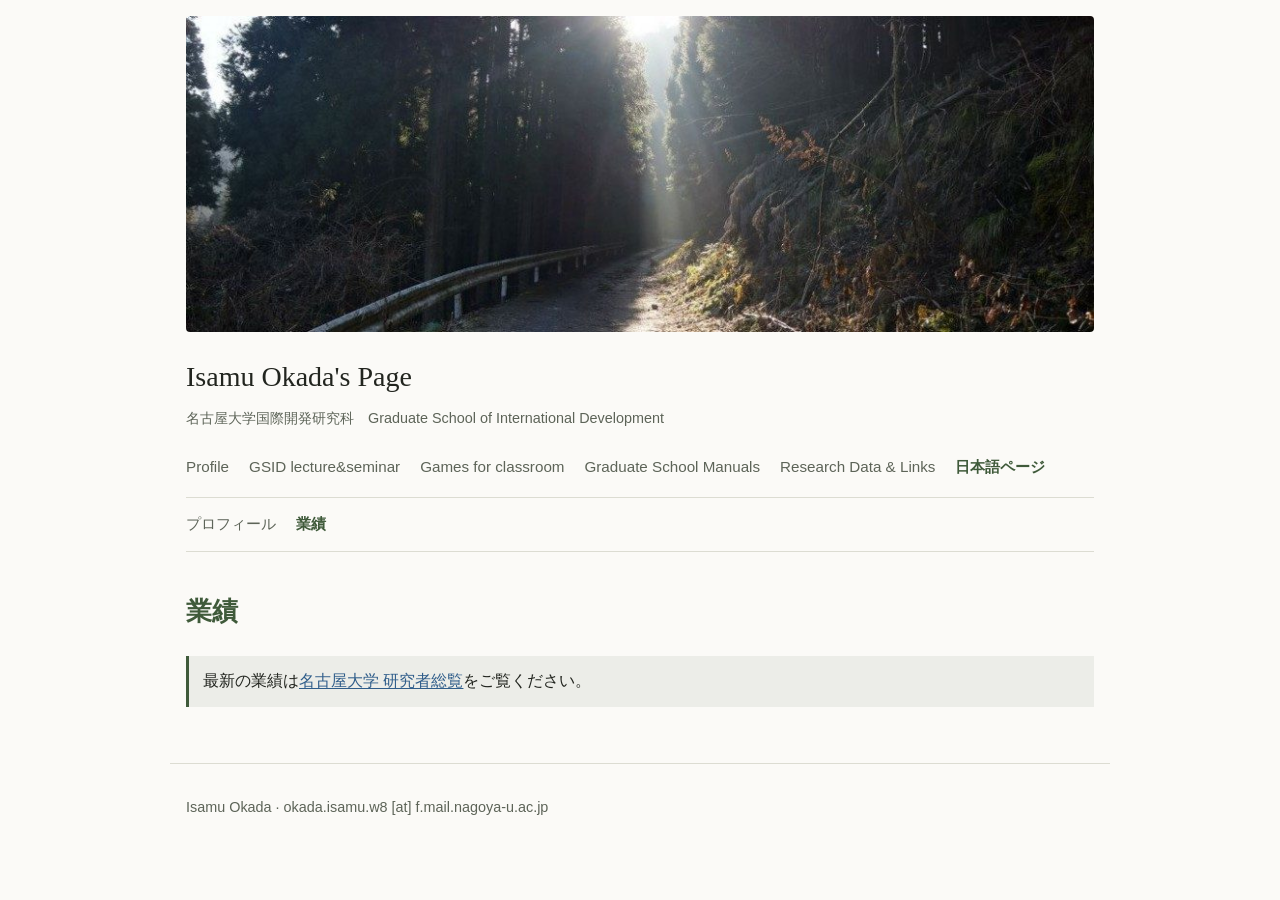
<file: ja/works.html>
<!doctype html>
<html lang="ja">
<head>
<meta charset="utf-8">
<meta name="viewport" content="width=device-width, initial-scale=1">
<meta http-equiv="Content-Security-Policy" content="default-src 'none'; img-src 'self'; style-src 'self'; base-uri 'none'; form-action 'none'">
<meta name="referrer" content="strict-origin-when-cross-origin">
<title>業績 | Isamu Okada's Page</title>
<link rel="stylesheet" href="../style.css">
</head>
<body>
<header class="site-header">
  <a class="banner" href="../index.html"><img src="../images/header.jpg" alt="" width="940" height="327"></a>
  <div class="brand">
    <p class="site-title"><a href="../index.html">Isamu Okada's Page</a></p>
    <p class="site-desc">名古屋大学国際開発研究科　Graduate School of International Development</p>
  </div>
  <nav aria-label="Main"><ul class="nav"><li><a href="../index.html">Profile</a></li><li><a href="../teaching.html">GSID lecture&amp;seminar</a></li><li><a href="../games.html">Games for classroom</a></li><li><a href="../manuals.html">Graduate School Manuals</a></li><li><a href="../data-links.html">Research Data &amp; Links</a></li><li><a href="../ja/index.html" aria-current="page">日本語ページ</a></li></ul></nav>
  <nav aria-label="日本語ページ"><ul class="subnav"><li><a href="../ja/index.html">プロフィール</a></li><li><a href="../ja/works.html" aria-current="page">業績</a></li></ul></nav>
</header>
<main>
<h1>業績</h1>
<p class="note">最新の業績は<a href="https://profs.provost.nagoya-u.ac.jp/html/100008110_ja.html" target="_blank" rel="noopener noreferrer">名古屋大学 研究者総覧</a>をご覧ください。</p>


</main>
<footer class="site-footer">
<p>Isamu Okada · okada.isamu.w8 [at] f.mail.nagoya-u.ac.jp</p>
</footer>
</body>
</html>
</file>
<file: style.css>
:root {
  --bg: #fbfaf7;
  --text: #22251f;
  --muted: #5d6458;
  --accent: #3f5a3a;
  --rule: #dcdcd2;
  --link: #2f5d8a;
  color-scheme: light dark;
}
@media (prefers-color-scheme: dark) {
  :root {
    --bg: #171a16;
    --text: #e6e7e1;
    --muted: #a3a99b;
    --accent: #a9c29f;
    --rule: #33382f;
    --link: #8fb8e0;
  }
}

* { box-sizing: border-box; }
html { -webkit-text-size-adjust: 100%; }
body {
  margin: 0;
  background: var(--bg);
  color: var(--text);
  font-family: -apple-system, BlinkMacSystemFont, "Segoe UI", "Hiragino Sans", "Hiragino Kaku Gothic ProN", "Yu Gothic", Meiryo, sans-serif;
  font-size: 16px;
  line-height: 1.75;
}
:lang(ja) { line-height: 1.9; }

.site-header, main, .site-footer {
  max-width: 940px;
  margin: 0 auto;
  padding: 0 16px;
}
.banner img {
  display: block;
  width: 100%;
  height: auto;
  margin-top: 16px;
  border-radius: 4px;
}
.brand { padding: 18px 0 6px; }
.site-title {
  margin: 0;
  font-family: Georgia, "Times New Roman", "Hiragino Mincho ProN", "Yu Mincho", serif;
  font-size: 1.75rem;
  line-height: 1.3;
}
.site-title a { color: var(--text); text-decoration: none; }
.site-desc { margin: 2px 0 0; color: var(--muted); font-size: .9rem; }

nav ul {
  list-style: none;
  margin: 0;
  padding: 10px 0;
  display: flex;
  flex-wrap: wrap;
  gap: 4px 20px;
  border-bottom: 1px solid var(--rule);
}
nav .subnav { padding: 8px 0; font-size: .92rem; }
nav a {
  color: var(--muted);
  text-decoration: none;
  font-size: .95rem;
}
nav a:hover, nav a:focus-visible { color: var(--accent); text-decoration: underline; }
nav a[aria-current="page"] { color: var(--accent); font-weight: 600; }

main { padding-top: 8px; padding-bottom: 40px; overflow-wrap: anywhere; }
h1 {
  font-family: Georgia, "Times New Roman", "Hiragino Mincho ProN", "Yu Mincho", serif;
  font-weight: 600;
  font-size: 1.6rem;
  line-height: 1.35;
  margin: 28px 0 20px;
  color: var(--accent);
}
h2, h3 { font-size: 1.15rem; margin: 32px 0 8px; line-height: 1.4; }
h4 { font-size: 1rem; font-weight: normal; margin: 8px 0 16px; }
main p > strong:only-child { display: inline-block; margin-top: 16px; letter-spacing: .03em; }
ul, ol { padding-left: 1.4em; }
li { margin: 4px 0; }
a { color: var(--link); text-underline-offset: 2px; }

.photos {
  display: grid;
  grid-template-columns: repeat(auto-fit, minmax(260px, 1fr));
  gap: 12px;
  margin-top: 40px;
}
.photos img { width: 100%; height: auto; display: block; border-radius: 4px; }

.site-footer {
  border-top: 1px solid var(--rule);
  padding-top: 16px;
  padding-bottom: 32px;
  color: var(--muted);
  font-size: .9rem;
}

.note {
  padding: 10px 14px;
  border-left: 3px solid var(--accent);
  background: color-mix(in srgb, var(--accent) 8%, transparent);
}
</file>
